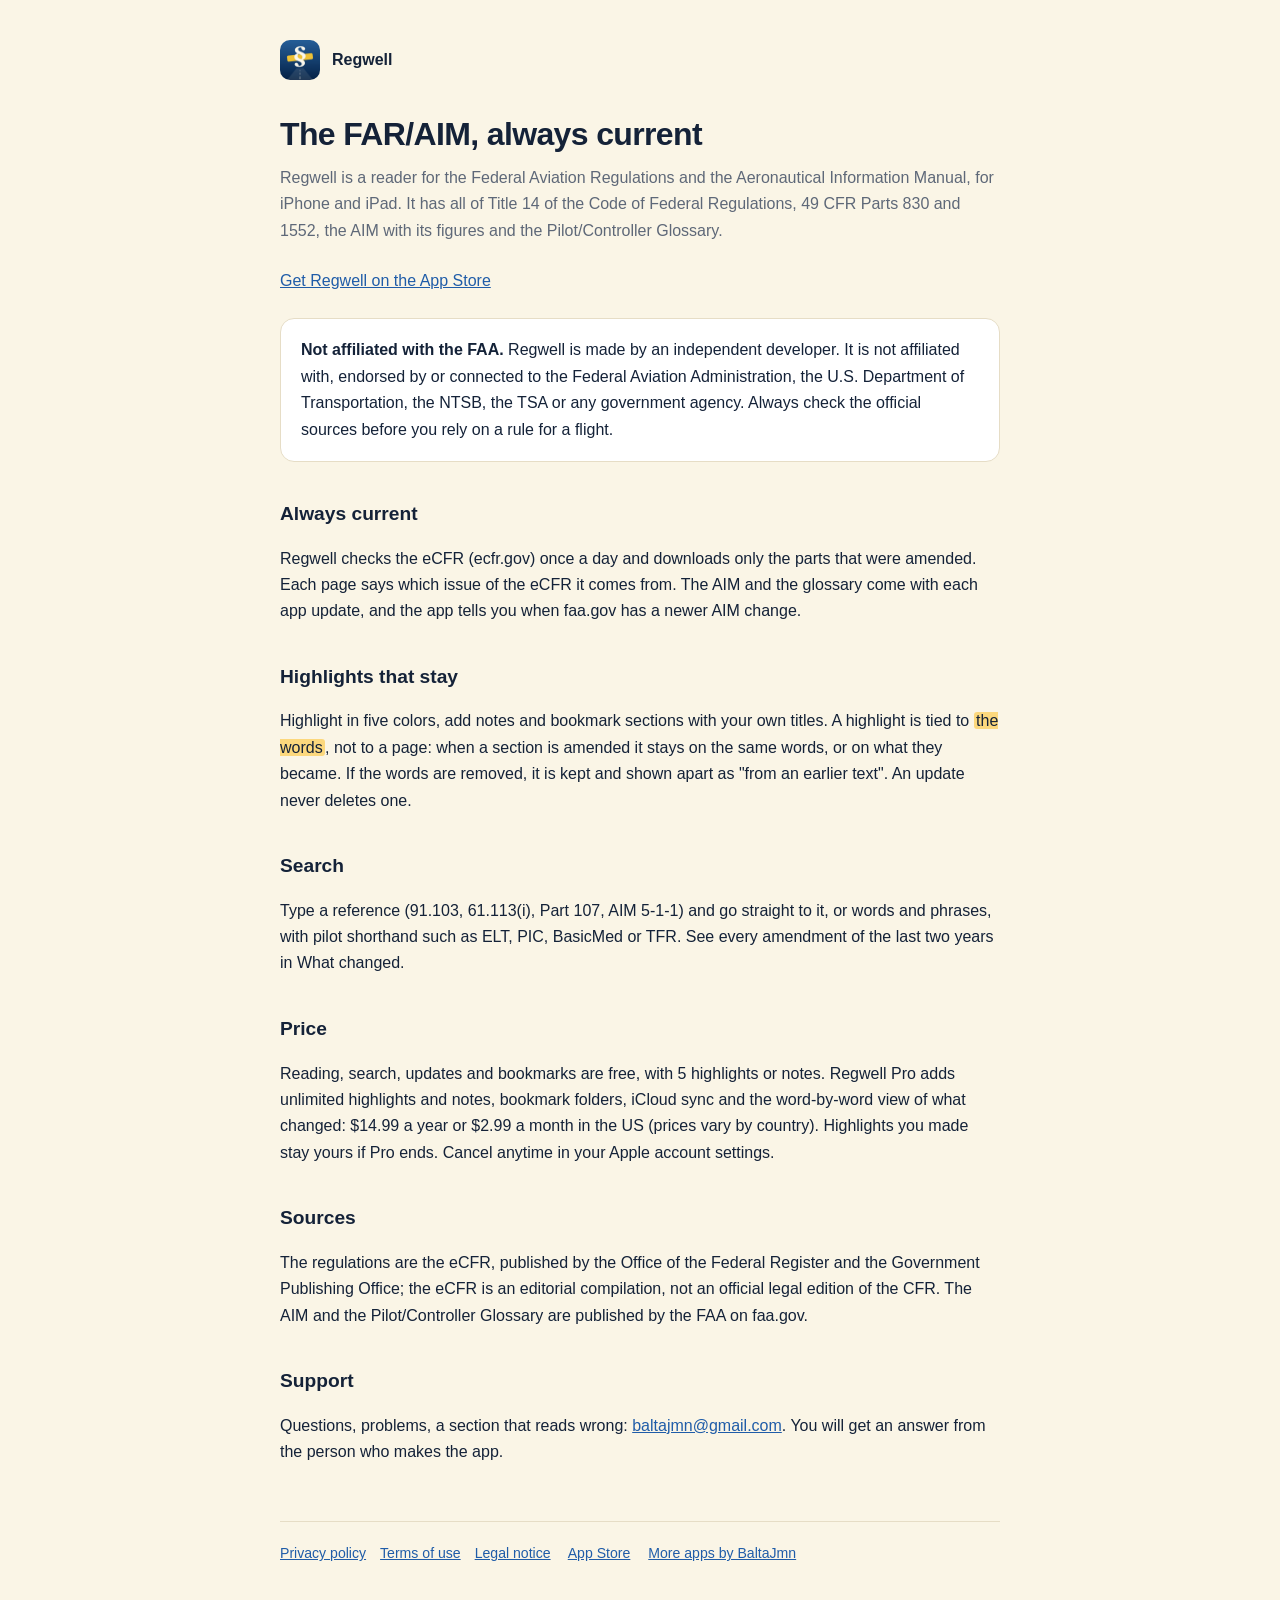
<file: index.html>
<!doctype html>
<html lang="en">
<head>
<meta charset="utf-8">
<meta name="viewport" content="width=device-width, initial-scale=1">
<title>Regwell: FAR/AIM and 14 CFR for iPhone and iPad</title>
<meta name="description" content="All of Title 14, the AIM and the Pilot/Controller Glossary on iPhone and iPad, kept current from the eCFR, with highlights that stay on the words through every amendment. No account, works offline.">
<link rel="canonical" href="https://regwell.baltajmn.dev/">
<link rel="icon" href="/rw/icon-64.png" type="image/png">
<link rel="apple-touch-icon" href="/rw/icon-180.png">
<link rel="stylesheet" href="/rw/site.css">
</head>
<body>
<main>
<a class="brand" href="/"><img src="/rw/icon-180.png" alt="">Regwell</a>
<h1>The FAR/AIM, always current</h1>
<p class="lede">Regwell is a reader for the Federal Aviation Regulations and the Aeronautical Information Manual, for iPhone and iPad. It has all of Title 14 of the Code of Federal Regulations, 49 CFR Parts 830 and 1552, the AIM with its figures and the Pilot/Controller Glossary.</p>
<p><a href="https://apps.apple.com/app/apple-store/id6833383062?pt=129564006&amp;ct=web-home&amp;mt=8">Get Regwell on the App Store</a></p>

<div class="box"><p><strong>Not affiliated with the FAA.</strong> Regwell is made by an independent developer. It is not affiliated with, endorsed by or connected to the Federal Aviation Administration, the U.S. Department of Transportation, the NTSB, the TSA or any government agency. Always check the official sources before you rely on a rule for a flight.</p></div>

<h2>Always current</h2>
<p>Regwell checks the eCFR (ecfr.gov) once a day and downloads only the parts that were amended. Each page says which issue of the eCFR it comes from. The AIM and the glossary come with each app update, and the app tells you when faa.gov has a newer AIM change.</p>

<h2>Highlights that stay</h2>
<p>Highlight in five colors, add notes and bookmark sections with your own titles. A highlight is tied to <mark>the words</mark>, not to a page: when a section is amended it stays on the same words, or on what they became. If the words are removed, it is kept and shown apart as "from an earlier text". An update never deletes one.</p>

<h2>Search</h2>
<p>Type a reference (91.103, 61.113(i), Part 107, AIM 5-1-1) and go straight to it, or words and phrases, with pilot shorthand such as ELT, PIC, BasicMed or TFR. See every amendment of the last two years in What changed.</p>

<h2>Price</h2>
<p>Reading, search, updates and bookmarks are free, with 5 highlights or notes. Regwell Pro adds unlimited highlights and notes, bookmark folders, iCloud sync and the word-by-word view of what changed: $14.99 a year or $2.99 a month in the US (prices vary by country). Highlights you made stay yours if Pro ends. Cancel anytime in your Apple account settings.</p>

<h2>Sources</h2>
<p>The regulations are the eCFR, published by the Office of the Federal Register and the Government Publishing Office; the eCFR is an editorial compilation, not an official legal edition of the CFR. The AIM and the Pilot/Controller Glossary are published by the FAA on faa.gov.</p>

<h2>Support</h2>
<p>Questions, problems, a section that reads wrong: <a href="mailto:baltajmn@gmail.com?subject=Regwell">baltajmn@gmail.com</a>. You will get an answer from the person who makes the app.</p>

<footer><a href="/privacy/">Privacy policy</a><a href="https://www.apple.com/legal/internet-services/itunes/dev/stdeula/">Terms of use</a><a href="/legal.html">Legal notice</a> <a href="https://apps.apple.com/app/apple-store/id6833383062?pt=129564006&amp;ct=web-home&amp;mt=8">App Store</a> <a href="https://baltajmn.dev/">More apps by BaltaJmn</a></footer>
</main>
</body>
</html>
</file>
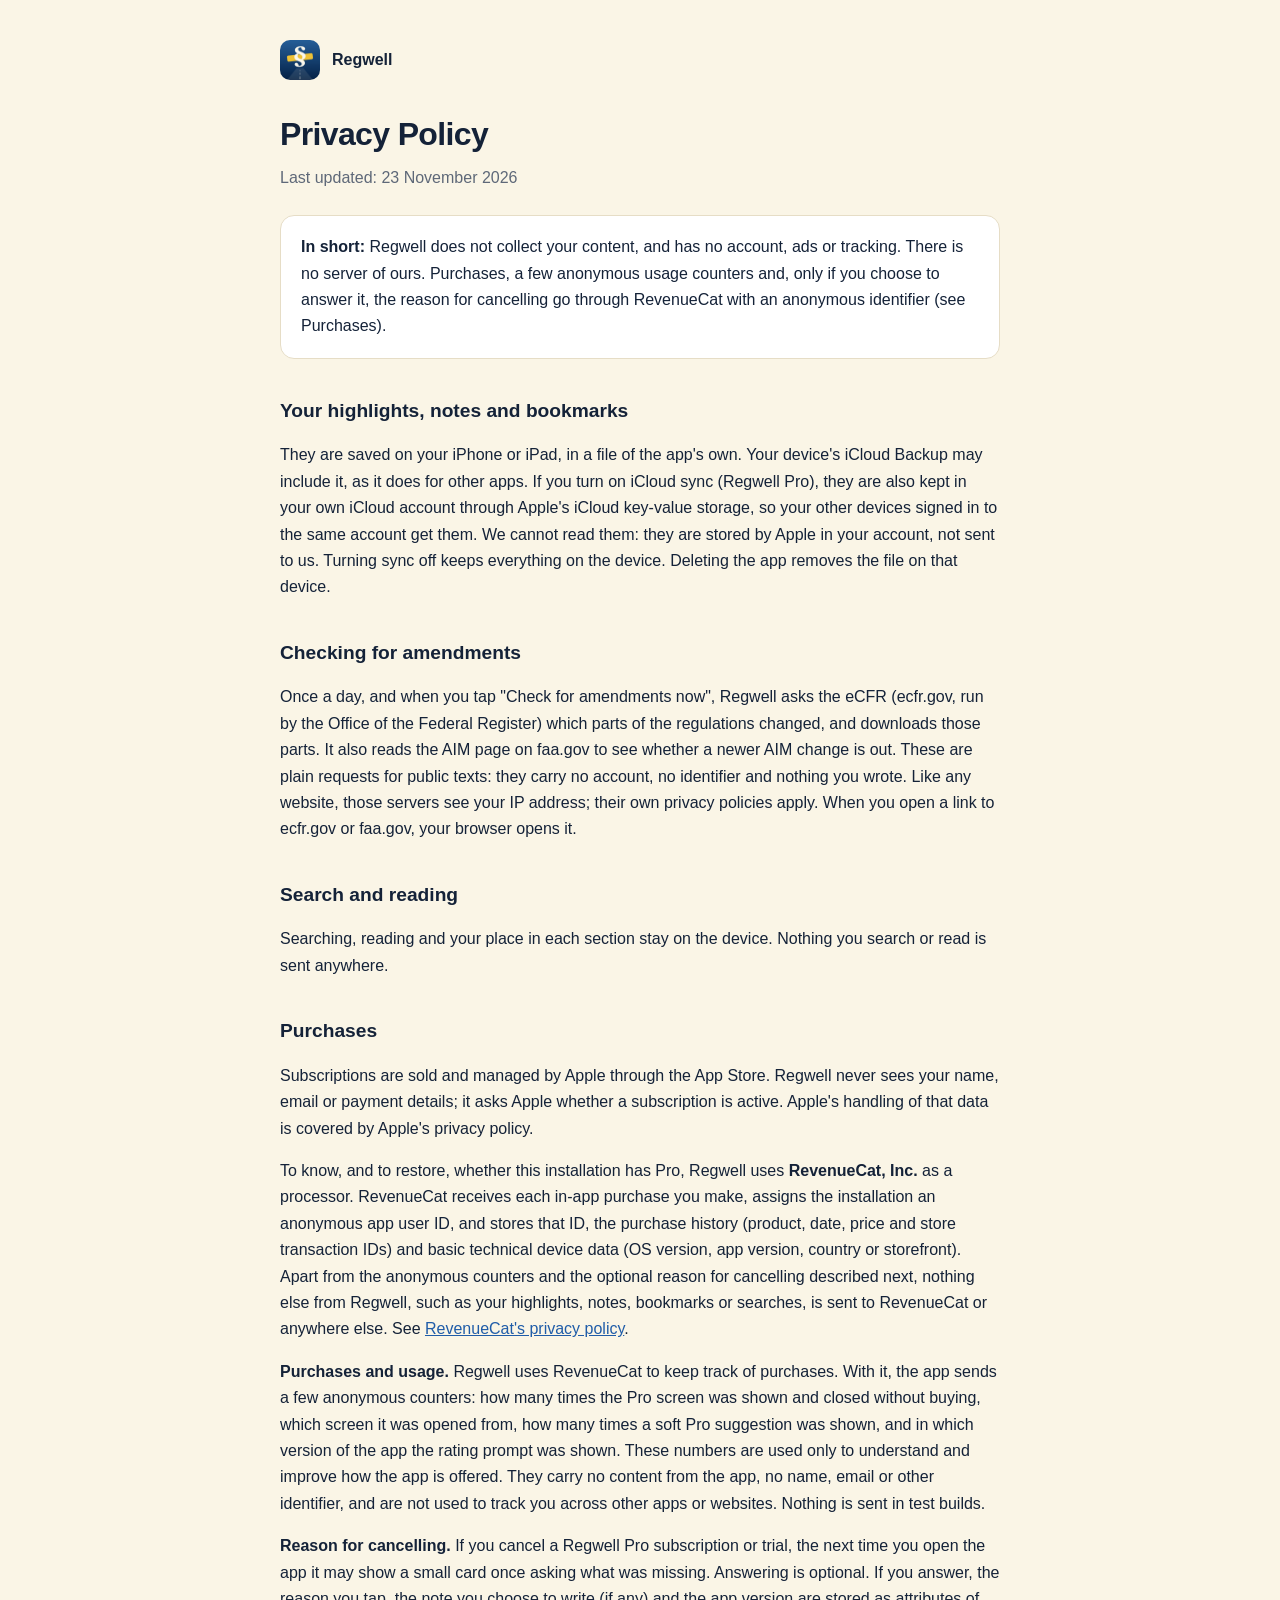
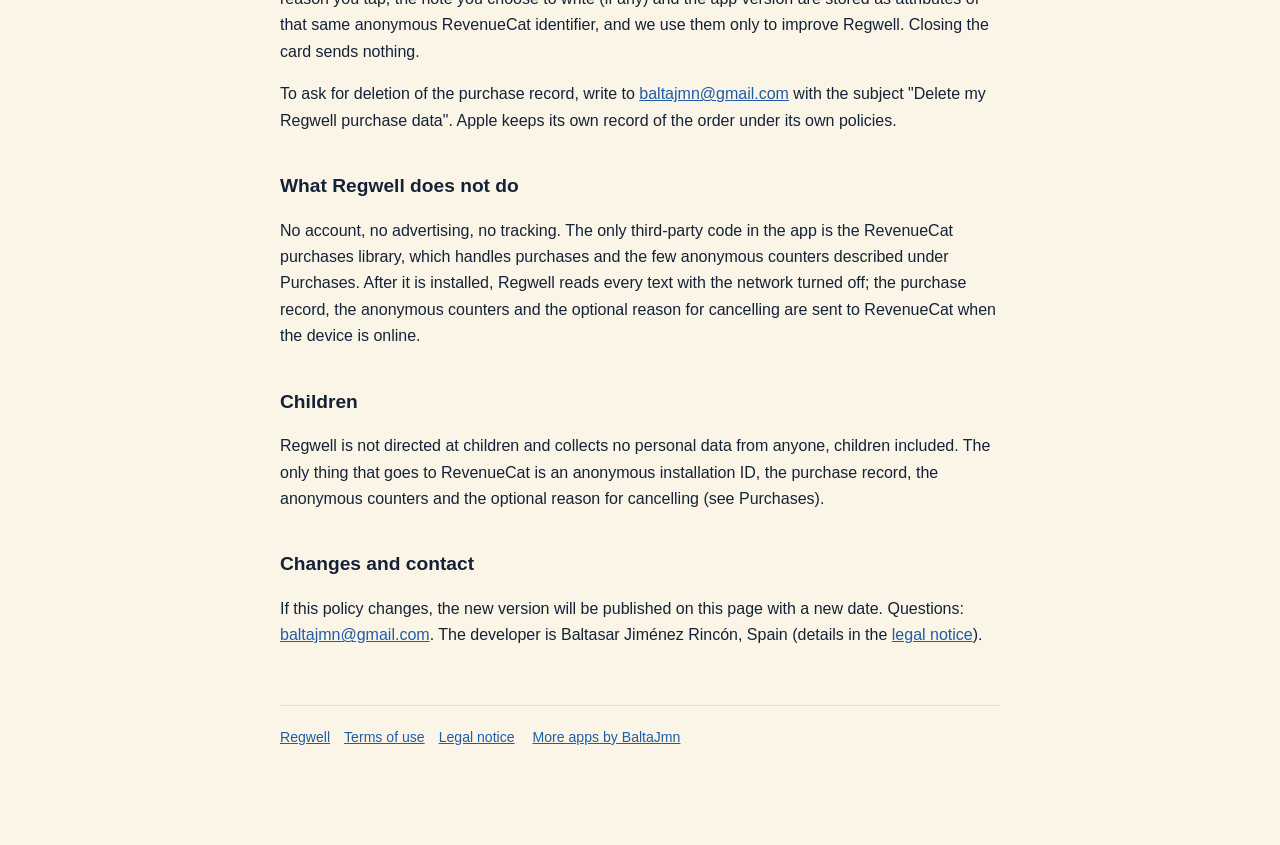
<file: privacy/index.html>
<!doctype html>
<html lang="en">
<head>
<meta charset="utf-8">
<meta name="viewport" content="width=device-width, initial-scale=1">
<title>Regwell Privacy Policy</title>
<meta name="description" content="Regwell does not collect your content and has no account, ads or tracking. Your highlights, notes and bookmarks stay on your devices and, with sync on, in your own iCloud. Purchases and a few anonymous usage counters go through RevenueCat with an anonymous identifier.">
<link rel="canonical" href="https://regwell.baltajmn.dev/privacy/">
<link rel="icon" href="/rw/icon-64.png" type="image/png">
<link rel="stylesheet" href="/rw/site.css">
</head>
<body>
<main>
<a class="brand" href="/"><img src="/rw/icon-180.png" alt="">Regwell</a>
<h1>Privacy Policy</h1>
<p class="lede">Last updated: 23 November 2026</p>

<div class="box"><p><strong>In short:</strong> Regwell does not collect your content, and has no account, ads or tracking. There is no server of ours. Purchases, a few anonymous usage counters and, only if you choose to answer it, the reason for cancelling go through RevenueCat with an anonymous identifier (see Purchases).</p></div>

<h2>Your highlights, notes and bookmarks</h2>
<p>They are saved on your iPhone or iPad, in a file of the app's own. Your device's iCloud Backup may include it, as it does for other apps. If you turn on iCloud sync (Regwell Pro), they are also kept in your own iCloud account through Apple's iCloud key-value storage, so your other devices signed in to the same account get them. We cannot read them: they are stored by Apple in your account, not sent to us. Turning sync off keeps everything on the device. Deleting the app removes the file on that device.</p>

<h2>Checking for amendments</h2>
<p>Once a day, and when you tap "Check for amendments now", Regwell asks the eCFR (ecfr.gov, run by the Office of the Federal Register) which parts of the regulations changed, and downloads those parts. It also reads the AIM page on faa.gov to see whether a newer AIM change is out. These are plain requests for public texts: they carry no account, no identifier and nothing you wrote. Like any website, those servers see your IP address; their own privacy policies apply. When you open a link to ecfr.gov or faa.gov, your browser opens it.</p>

<h2>Search and reading</h2>
<p>Searching, reading and your place in each section stay on the device. Nothing you search or read is sent anywhere.</p>

<h2>Purchases</h2>
<p>Subscriptions are sold and managed by Apple through the App Store. Regwell never sees your name, email or payment details; it asks Apple whether a subscription is active. Apple's handling of that data is covered by Apple's privacy policy.</p>
<p>To know, and to restore, whether this installation has Pro, Regwell uses <strong>RevenueCat, Inc.</strong> as a processor. RevenueCat receives each in-app purchase you make, assigns the installation an anonymous app user ID, and stores that ID, the purchase history (product, date, price and store transaction IDs) and basic technical device data (OS version, app version, country or storefront). Apart from the anonymous counters and the optional reason for cancelling described next, nothing else from Regwell, such as your highlights, notes, bookmarks or searches, is sent to RevenueCat or anywhere else. See <a href="https://www.revenuecat.com/privacy" rel="noopener">RevenueCat's privacy policy</a>.</p>
<p><strong>Purchases and usage.</strong> Regwell uses RevenueCat to keep track of purchases. With it, the app sends a few anonymous counters: how many times the Pro screen was shown and closed without buying, which screen it was opened from, how many times a soft Pro suggestion was shown, and in which version of the app the rating prompt was shown. These numbers are used only to understand and improve how the app is offered. They carry no content from the app, no name, email or other identifier, and are not used to track you across other apps or websites. Nothing is sent in test builds.</p>
<p><strong>Reason for cancelling.</strong> If you cancel a Regwell Pro subscription or trial, the next time you open the app it may show a small card once asking what was missing. Answering is optional. If you answer, the reason you tap, the note you choose to write (if any) and the app version are stored as attributes of that same anonymous RevenueCat identifier, and we use them only to improve Regwell. Closing the card sends nothing.</p>
<p>To ask for deletion of the purchase record, write to <a href="mailto:baltajmn@gmail.com?subject=Delete%20my%20Regwell%20purchase%20data">baltajmn@gmail.com</a> with the subject "Delete my Regwell purchase data". Apple keeps its own record of the order under its own policies.</p>

<h2>What Regwell does not do</h2>
<p>No account, no advertising, no tracking. The only third-party code in the app is the RevenueCat purchases library, which handles purchases and the few anonymous counters described under Purchases. After it is installed, Regwell reads every text with the network turned off; the purchase record, the anonymous counters and the optional reason for cancelling are sent to RevenueCat when the device is online.</p>

<h2>Children</h2>
<p>Regwell is not directed at children and collects no personal data from anyone, children included. The only thing that goes to RevenueCat is an anonymous installation ID, the purchase record, the anonymous counters and the optional reason for cancelling (see Purchases).</p>

<h2>Changes and contact</h2>
<p>If this policy changes, the new version will be published on this page with a new date. Questions: <a href="mailto:baltajmn@gmail.com?subject=Regwell%20privacy">baltajmn@gmail.com</a>. The developer is Baltasar Jiménez Rincón, Spain (details in the <a href="/legal.html">legal notice</a>).</p>

<footer><a href="/">Regwell</a><a href="https://www.apple.com/legal/internet-services/itunes/dev/stdeula/">Terms of use</a><a href="/legal.html">Legal notice</a> <a href="https://baltajmn.dev/">More apps by BaltaJmn</a></footer>
</main>
</body>
</html>
</file>
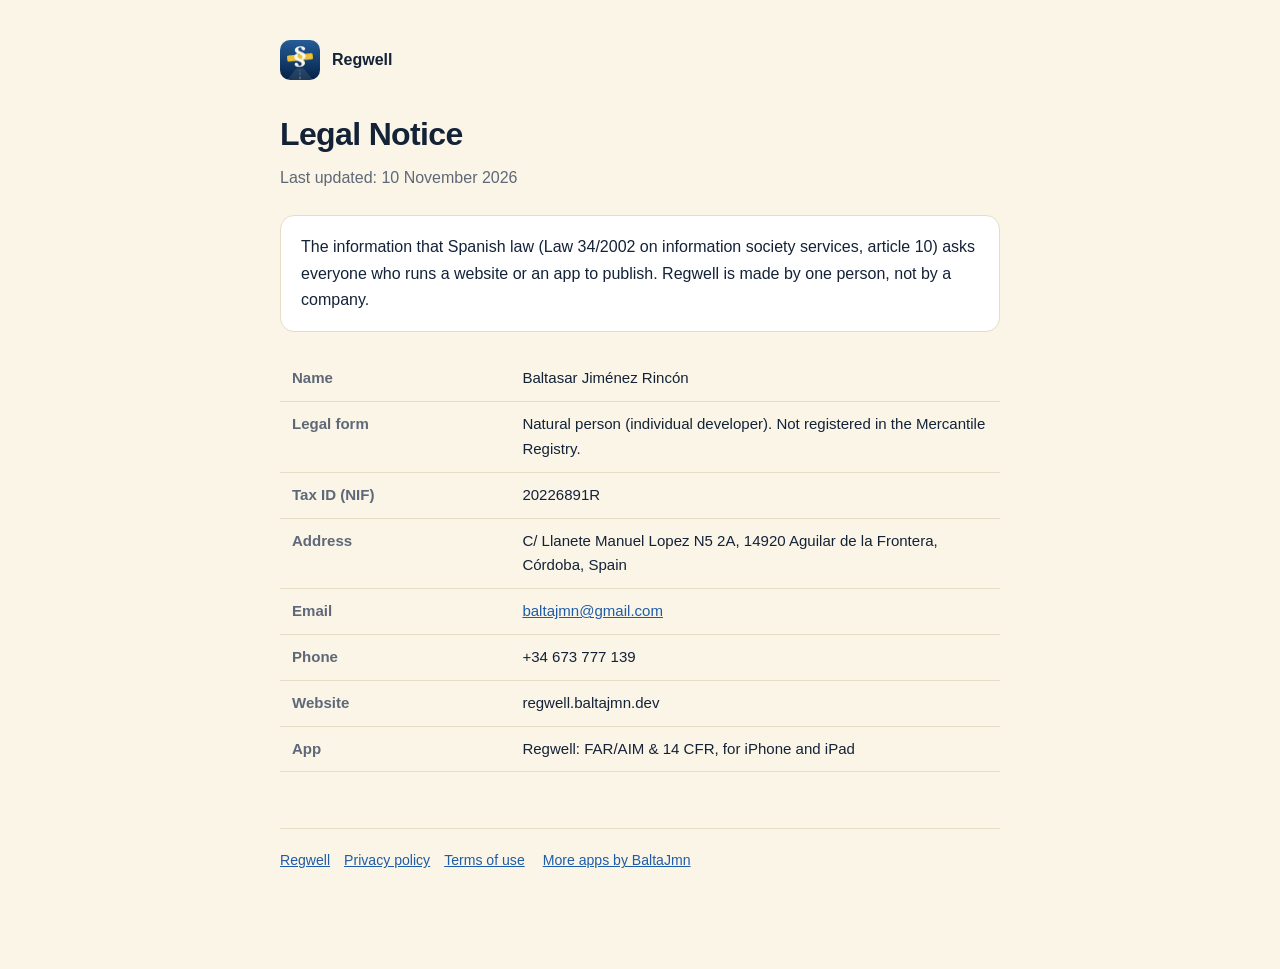
<file: legal.html>
<!doctype html>
<html lang="en">
<head>
<meta charset="utf-8">
<meta name="viewport" content="width=device-width, initial-scale=1">
<title>Regwell Legal Notice</title>
<meta name="description" content="Legal notice of Regwell: who makes it and how to get in touch.">
<link rel="canonical" href="https://regwell.baltajmn.dev/legal.html">
<link rel="icon" href="/rw/icon-64.png" type="image/png">
<link rel="stylesheet" href="/rw/site.css">
</head>
<body>
<main>
<a class="brand" href="/"><img src="/rw/icon-180.png" alt="">Regwell</a>
<h1>Legal Notice</h1>
<p class="lede">Last updated: 10 November 2026</p>
<div class="box"><p>The information that Spanish law (Law 34/2002 on information society services, article 10) asks everyone who runs a website or an app to publish. Regwell is made by one person, not by a company.</p></div>
<table>
<tr><th>Name</th><td>Baltasar Jiménez Rincón</td></tr>
<tr><th>Legal form</th><td>Natural person (individual developer). Not registered in the Mercantile Registry.</td></tr>
<tr><th>Tax ID (NIF)</th><td>20226891R</td></tr>
<tr><th>Address</th><td>C/ Llanete Manuel Lopez N5 2A, 14920 Aguilar de la Frontera, Córdoba, Spain</td></tr>
<tr><th>Email</th><td><a href="mailto:baltajmn@gmail.com">baltajmn@gmail.com</a></td></tr>
<tr><th>Phone</th><td>+34 673 777 139</td></tr>
<tr><th>Website</th><td>regwell.baltajmn.dev</td></tr>
<tr><th>App</th><td>Regwell: FAR/AIM &amp; 14 CFR, for iPhone and iPad</td></tr>
</table>
<footer><a href="/">Regwell</a><a href="/privacy/">Privacy policy</a><a href="https://www.apple.com/legal/internet-services/itunes/dev/stdeula/">Terms of use</a> <a href="https://baltajmn.dev/">More apps by BaltaJmn</a></footer>
</main>
</body>
</html>
</file>
<file: rw/site.css>
:root { --bg: #FAF5E6; --surface: #FFFFFF; --ink: #142238; --muted: #5E6878; --line: #E6DDC6; --accent: #1F5CA8; --mark: rgba(255,194,41,.55); }
@media (prefers-color-scheme: dark) {
  :root { --bg: #0D1C38; --surface: #14274A; --ink: #F2EEE2; --muted: #A9B3C4; --line: #24395E; --accent: #FFC229; --mark: rgba(255,194,41,.35); }
}
* { box-sizing: border-box; }
body { margin: 0; padding: 40px 20px 96px; background: var(--bg); color: var(--ink);
  font: 16px/1.65 -apple-system, BlinkMacSystemFont, "Segoe UI", Roboto, Helvetica, Arial, sans-serif; }
main { max-width: 720px; margin: 0 auto; }
h1 { font-size: 2rem; font-weight: 650; letter-spacing: -0.02em; margin: 0 0 4px; }
h2 { font-size: 1.2rem; font-weight: 650; margin: 36px 0 8px; }
mark { background: var(--mark); color: inherit; padding: 0 .15em; border-radius: 3px; }
.brand { display: flex; align-items: center; gap: 12px; margin: 0 0 28px; text-decoration: none; color: var(--ink); font-weight: 650; }
.brand img { width: 40px; height: 40px; border-radius: 10px; }
.lede { color: var(--muted); margin: 0 0 24px; }
.box { background: var(--surface); border: 1px solid var(--line); border-radius: 14px; padding: 18px 20px; margin: 24px 0; }
.box p { margin: 0; }
table { border-collapse: collapse; width: 100%; font-size: 0.94rem; }
th, td { text-align: left; padding: 10px 12px; border-bottom: 1px solid var(--line); vertical-align: top; }
th { color: var(--muted); font-weight: 600; width: 32%; }
a { color: var(--accent); }
footer { color: var(--muted); font-size: 0.88rem; margin-top: 56px; border-top: 1px solid var(--line); padding-top: 20px; }
footer a { margin-right: 14px; }
</file>
